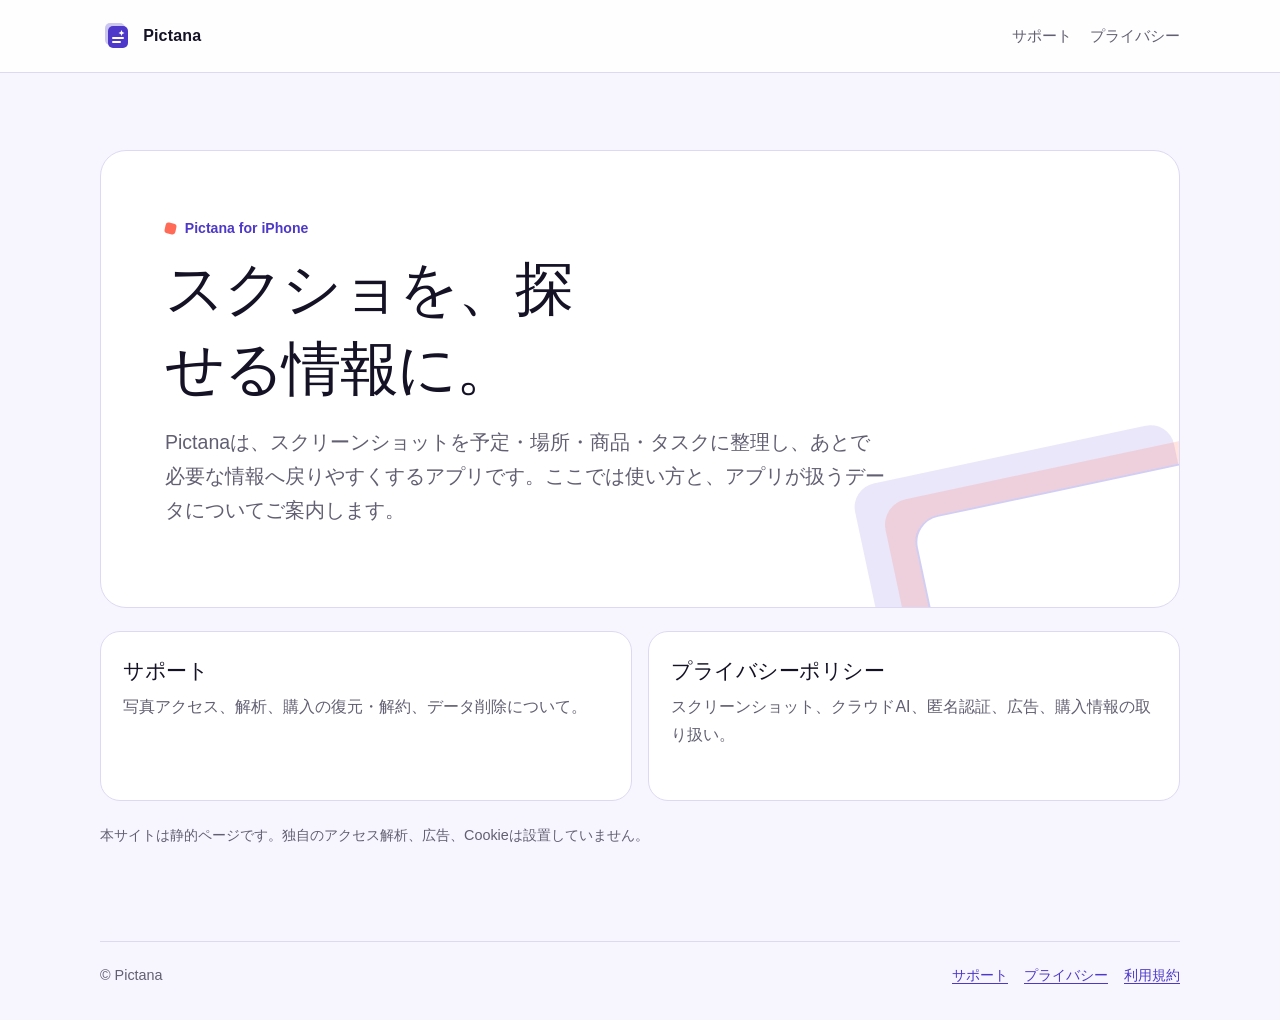
<file: index.html>
<!doctype html>
<html lang="ja">
<head>
  <meta charset="utf-8">
  <meta name="viewport" content="width=device-width, initial-scale=1">
  <meta name="theme-color" content="#f7f6ff">
  <meta name="description" content="Pictana iOSアプリのサポートとプライバシーポリシー。">
  <title>Pictana — サポート</title>
  <link rel="stylesheet" href="assets/site.css">
  <script defer src="config.js"></script>
  <script defer src="assets/site.js"></script>
</head>
<body>
  <a class="skip-link" href="#main">本文へ移動</a>
  <header class="topbar"><div class="topbar-inner">
    <a class="brand" href="./" aria-label="Pictana ホーム">
      <svg class="brand-mark" viewBox="0 0 32 32" fill="none" aria-hidden="true"><rect x="5" y="3" width="20" height="22" rx="5" fill="#4D38C9" opacity=".28"/><rect x="8" y="6" width="20" height="22" rx="5" fill="#4D38C9"/><path d="m21.5 10 .9 2.1 2.1.9-2.1.9-.9 2.1-.9-2.1-2.1-.9 2.1-.9.9-2.1Z" fill="white"/><path d="M13 18h10M13 22h7" stroke="white" stroke-width="2" stroke-linecap="round"/></svg>
      Pictana
    </a>
    <nav aria-label="メインナビゲーション"><a href="support/">サポート</a><a href="privacy/">プライバシー</a></nav>
  </div></header>
  <main id="main">
    <section class="hero"><div class="hero-content">
      <span class="hero-mark"><span class="spark" aria-hidden="true"></span>Pictana for iPhone</span>
      <h1>スクショを、探せる情報に。</h1>
      <p class="lede">Pictanaは、スクリーンショットを予定・場所・商品・タスクに整理し、あとで必要な情報へ戻りやすくするアプリです。ここでは使い方と、アプリが扱うデータについてご案内します。</p>
    </div></section>
    <section class="cards" aria-label="ご案内">
      <a class="card" href="support/"><h2>サポート</h2><p>写真アクセス、解析、購入の復元・解約、データ削除について。</p></a>
      <a class="card" href="privacy/"><h2>プライバシーポリシー</h2><p>スクリーンショット、クラウドAI、匿名認証、広告、購入情報の取り扱い。</p></a>
    </section>
    <p class="meta" style="margin-top:1.4rem">本サイトは静的ページです。独自のアクセス解析、広告、Cookieは設置していません。</p>
  </main>
  <footer><div class="footer-inner"><span>© Pictana</span><span class="footer-links"><a href="support/">サポート</a><a href="privacy/">プライバシー</a><a href="https://www.apple.com/legal/internet-services/itunes/dev/stdeula/">利用規約</a></span></div></footer>
</body>
</html>
</file>
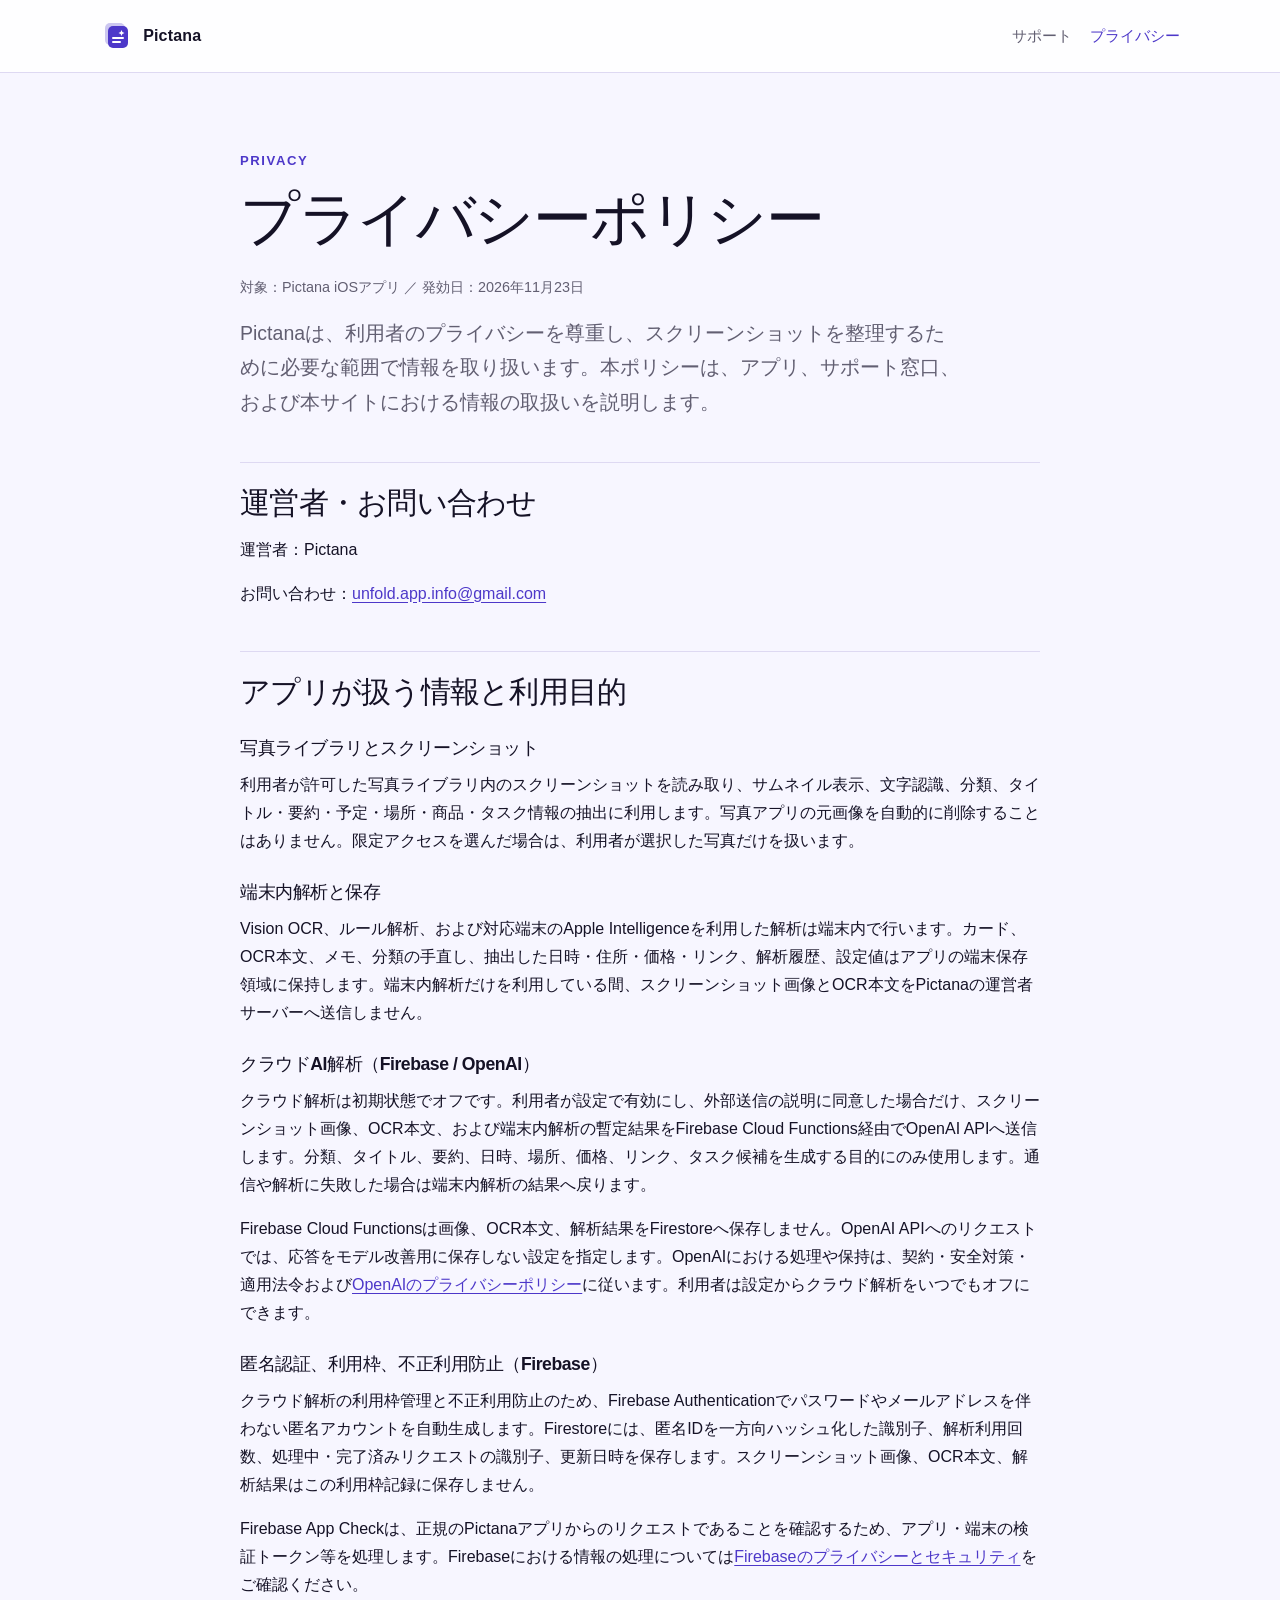
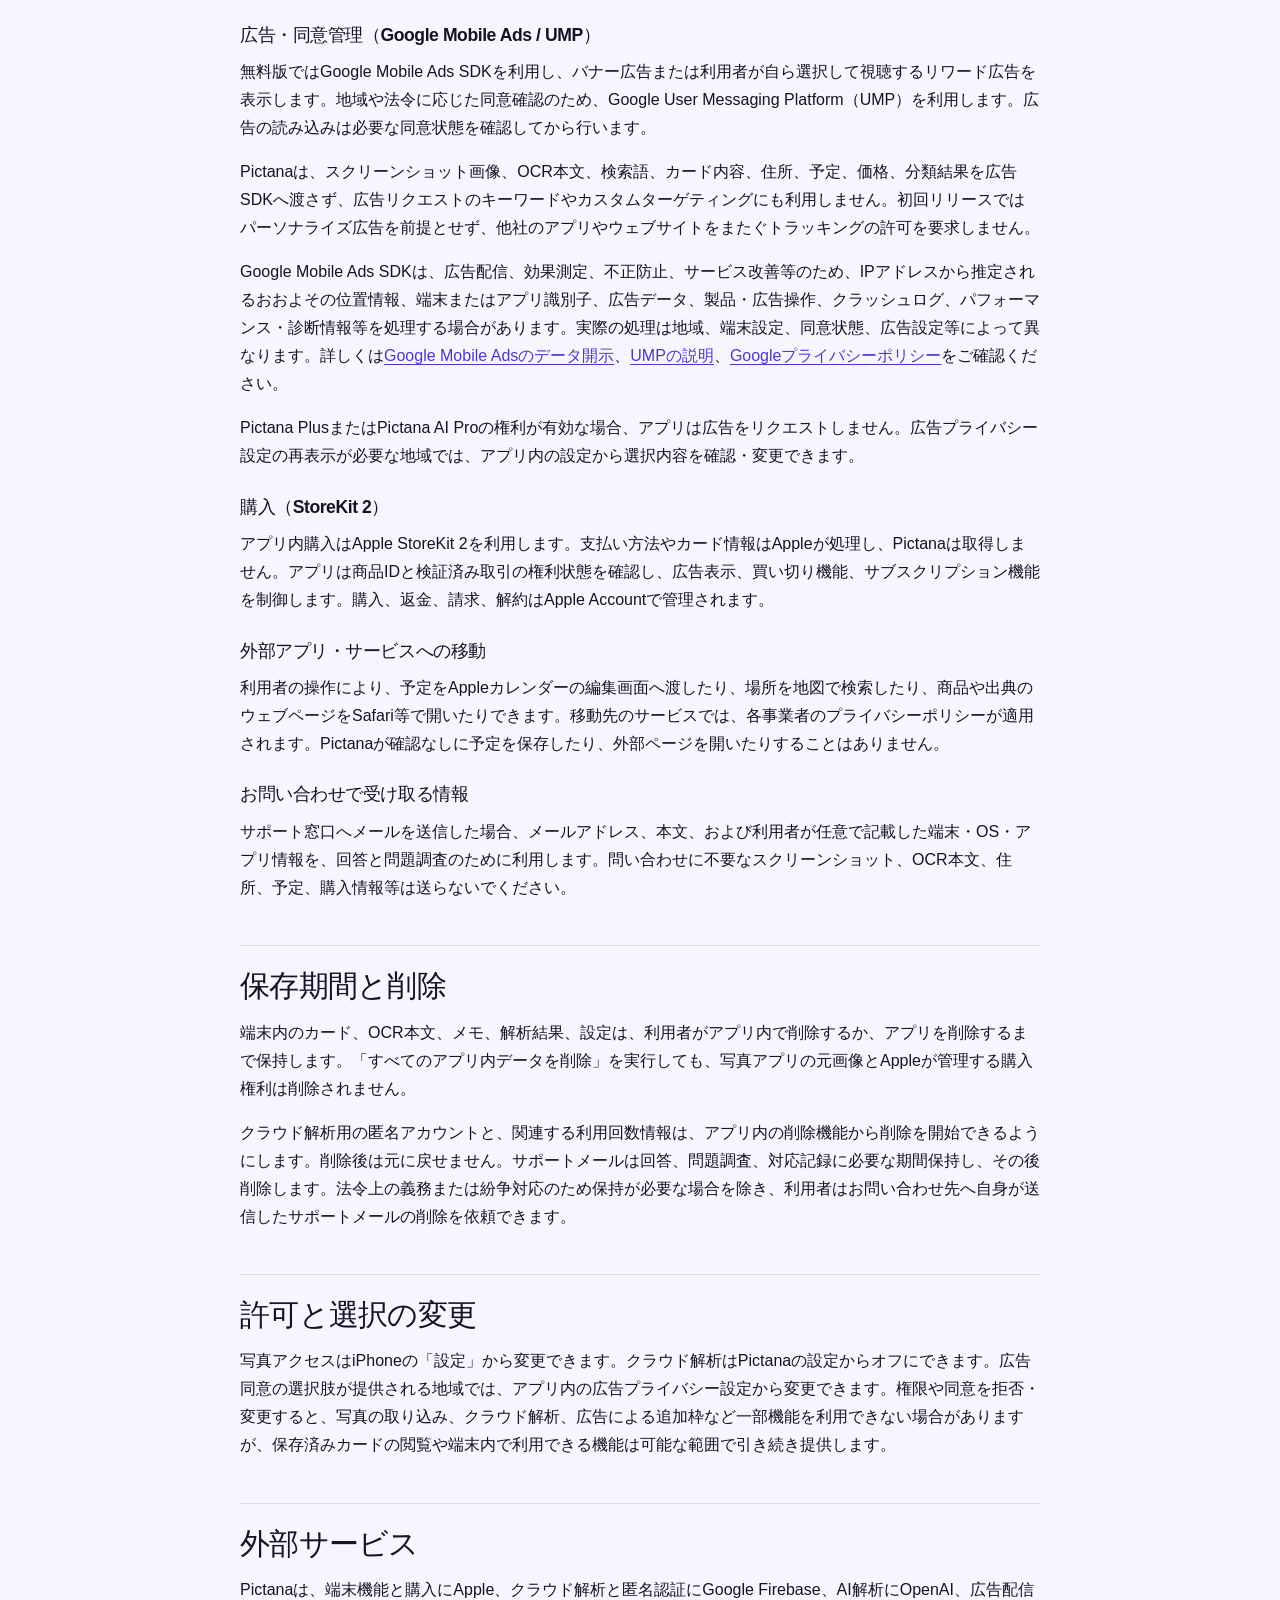
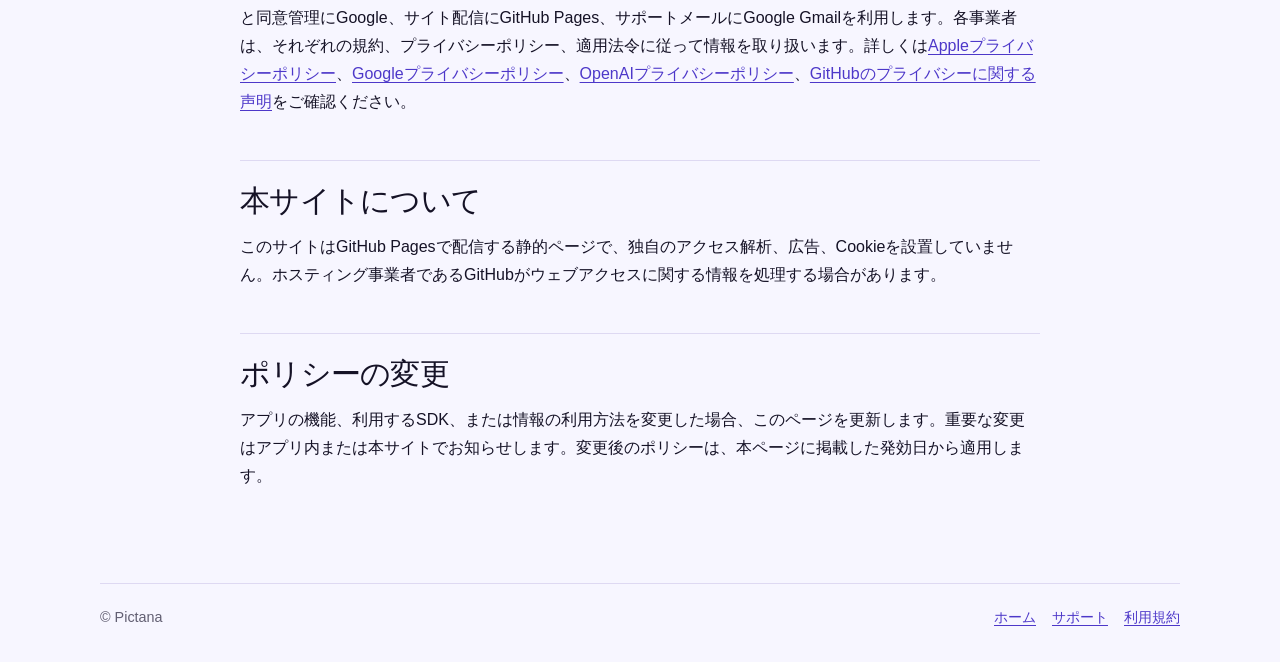
<file: privacy/index.html>
<!doctype html>
<html lang="ja">
<head>
  <meta charset="utf-8">
  <meta name="viewport" content="width=device-width, initial-scale=1">
  <meta name="description" content="Pictana iOSアプリのプライバシーポリシー。">
  <title>プライバシーポリシー — Pictana</title>
  <link rel="stylesheet" href="../assets/site.css">
  <script defer src="../config.js"></script>
  <script defer src="../assets/site.js"></script>
</head>
<body>
  <a class="skip-link" href="#main">本文へ移動</a>
  <header class="topbar"><div class="topbar-inner">
    <a class="brand" href="../"><svg class="brand-mark" viewBox="0 0 32 32" fill="none" aria-hidden="true"><rect x="5" y="3" width="20" height="22" rx="5" fill="#4D38C9" opacity=".28"/><rect x="8" y="6" width="20" height="22" rx="5" fill="#4D38C9"/><path d="m21.5 10 .9 2.1 2.1.9-2.1.9-.9 2.1-.9-2.1-2.1-.9 2.1-.9.9-2.1Z" fill="white"/><path d="M13 18h10M13 22h7" stroke="white" stroke-width="2" stroke-linecap="round"/></svg>Pictana</a>
    <nav aria-label="メインナビゲーション"><a href="../support/">サポート</a><a href="./" aria-current="page">プライバシー</a></nav>
  </div></header>
  <main id="main" class="content">
    <p class="eyebrow">Privacy</p>
    <h1>プライバシーポリシー</h1>
    <p class="meta">対象：Pictana iOSアプリ ／ 発効日：<span data-effective-date>2026年11月23日</span></p>
    <p class="lede">Pictanaは、利用者のプライバシーを尊重し、スクリーンショットを整理するために必要な範囲で情報を取り扱います。本ポリシーは、アプリ、サポート窓口、および本サイトにおける情報の取扱いを説明します。</p>

    <h2>運営者・お問い合わせ</h2>
    <p>運営者：<span data-operator>Pictana</span></p>
    <p>お問い合わせ：<span data-support-email><a href="mailto:unfold.app.info@gmail.com">unfold.app.info@gmail.com</a></span></p>

    <h2>アプリが扱う情報と利用目的</h2>
    <h3>写真ライブラリとスクリーンショット</h3>
    <p>利用者が許可した写真ライブラリ内のスクリーンショットを読み取り、サムネイル表示、文字認識、分類、タイトル・要約・予定・場所・商品・タスク情報の抽出に利用します。写真アプリの元画像を自動的に削除することはありません。限定アクセスを選んだ場合は、利用者が選択した写真だけを扱います。</p>

    <h3>端末内解析と保存</h3>
    <p>Vision OCR、ルール解析、および対応端末のApple Intelligenceを利用した解析は端末内で行います。カード、OCR本文、メモ、分類の手直し、抽出した日時・住所・価格・リンク、解析履歴、設定値はアプリの端末保存領域に保持します。端末内解析だけを利用している間、スクリーンショット画像とOCR本文をPictanaの運営者サーバーへ送信しません。</p>

    <h3>クラウドAI解析（Firebase / OpenAI）</h3>
    <p>クラウド解析は初期状態でオフです。利用者が設定で有効にし、外部送信の説明に同意した場合だけ、スクリーンショット画像、OCR本文、および端末内解析の暫定結果をFirebase Cloud Functions経由でOpenAI APIへ送信します。分類、タイトル、要約、日時、場所、価格、リンク、タスク候補を生成する目的にのみ使用します。通信や解析に失敗した場合は端末内解析の結果へ戻ります。</p>
    <p>Firebase Cloud Functionsは画像、OCR本文、解析結果をFirestoreへ保存しません。OpenAI APIへのリクエストでは、応答をモデル改善用に保存しない設定を指定します。OpenAIにおける処理や保持は、契約・安全対策・適用法令および<a href="https://openai.com/policies/privacy-policy/">OpenAIのプライバシーポリシー</a>に従います。利用者は設定からクラウド解析をいつでもオフにできます。</p>

    <h3>匿名認証、利用枠、不正利用防止（Firebase）</h3>
    <p>クラウド解析の利用枠管理と不正利用防止のため、Firebase Authenticationでパスワードやメールアドレスを伴わない匿名アカウントを自動生成します。Firestoreには、匿名IDを一方向ハッシュ化した識別子、解析利用回数、処理中・完了済みリクエストの識別子、更新日時を保存します。スクリーンショット画像、OCR本文、解析結果はこの利用枠記録に保存しません。</p>
    <p>Firebase App Checkは、正規のPictanaアプリからのリクエストであることを確認するため、アプリ・端末の検証トークン等を処理します。Firebaseにおける情報の処理については<a href="https://firebase.google.com/support/privacy">Firebaseのプライバシーとセキュリティ</a>をご確認ください。</p>

    <h3>広告・同意管理（Google Mobile Ads / UMP）</h3>
    <p>無料版ではGoogle Mobile Ads SDKを利用し、バナー広告または利用者が自ら選択して視聴するリワード広告を表示します。地域や法令に応じた同意確認のため、Google User Messaging Platform（UMP）を利用します。広告の読み込みは必要な同意状態を確認してから行います。</p>
    <p>Pictanaは、スクリーンショット画像、OCR本文、検索語、カード内容、住所、予定、価格、分類結果を広告SDKへ渡さず、広告リクエストのキーワードやカスタムターゲティングにも利用しません。初回リリースではパーソナライズ広告を前提とせず、他社のアプリやウェブサイトをまたぐトラッキングの許可を要求しません。</p>
    <p>Google Mobile Ads SDKは、広告配信、効果測定、不正防止、サービス改善等のため、IPアドレスから推定されるおおよその位置情報、端末またはアプリ識別子、広告データ、製品・広告操作、クラッシュログ、パフォーマンス・診断情報等を処理する場合があります。実際の処理は地域、端末設定、同意状態、広告設定等によって異なります。詳しくは<a href="https://developers.google.com/admob/ios/privacy/data-disclosure">Google Mobile Adsのデータ開示</a>、<a href="https://developers.google.com/admob/ios/privacy">UMPの説明</a>、<a href="https://policies.google.com/privacy">Googleプライバシーポリシー</a>をご確認ください。</p>
    <p>Pictana PlusまたはPictana AI Proの権利が有効な場合、アプリは広告をリクエストしません。広告プライバシー設定の再表示が必要な地域では、アプリ内の設定から選択内容を確認・変更できます。</p>

    <h3>購入（StoreKit 2）</h3>
    <p>アプリ内購入はApple StoreKit 2を利用します。支払い方法やカード情報はAppleが処理し、Pictanaは取得しません。アプリは商品IDと検証済み取引の権利状態を確認し、広告表示、買い切り機能、サブスクリプション機能を制御します。購入、返金、請求、解約はApple Accountで管理されます。</p>

    <h3>外部アプリ・サービスへの移動</h3>
    <p>利用者の操作により、予定をAppleカレンダーの編集画面へ渡したり、場所を地図で検索したり、商品や出典のウェブページをSafari等で開いたりできます。移動先のサービスでは、各事業者のプライバシーポリシーが適用されます。Pictanaが確認なしに予定を保存したり、外部ページを開いたりすることはありません。</p>

    <h3>お問い合わせで受け取る情報</h3>
    <p>サポート窓口へメールを送信した場合、メールアドレス、本文、および利用者が任意で記載した端末・OS・アプリ情報を、回答と問題調査のために利用します。問い合わせに不要なスクリーンショット、OCR本文、住所、予定、購入情報等は送らないでください。</p>

    <h2>保存期間と削除</h2>
    <p>端末内のカード、OCR本文、メモ、解析結果、設定は、利用者がアプリ内で削除するか、アプリを削除するまで保持します。「すべてのアプリ内データを削除」を実行しても、写真アプリの元画像とAppleが管理する購入権利は削除されません。</p>
    <p>クラウド解析用の匿名アカウントと、関連する利用回数情報は、アプリ内の削除機能から削除を開始できるようにします。削除後は元に戻せません。サポートメールは回答、問題調査、対応記録に必要な期間保持し、その後削除します。法令上の義務または紛争対応のため保持が必要な場合を除き、利用者はお問い合わせ先へ自身が送信したサポートメールの削除を依頼できます。</p>

    <h2>許可と選択の変更</h2>
    <p>写真アクセスはiPhoneの「設定」から変更できます。クラウド解析はPictanaの設定からオフにできます。広告同意の選択肢が提供される地域では、アプリ内の広告プライバシー設定から変更できます。権限や同意を拒否・変更すると、写真の取り込み、クラウド解析、広告による追加枠など一部機能を利用できない場合がありますが、保存済みカードの閲覧や端末内で利用できる機能は可能な範囲で引き続き提供します。</p>

    <h2>外部サービス</h2>
    <p>Pictanaは、端末機能と購入にApple、クラウド解析と匿名認証にGoogle Firebase、AI解析にOpenAI、広告配信と同意管理にGoogle、サイト配信にGitHub Pages、サポートメールにGoogle Gmailを利用します。各事業者は、それぞれの規約、プライバシーポリシー、適用法令に従って情報を取り扱います。詳しくは<a href="https://www.apple.com/legal/privacy/">Appleプライバシーポリシー</a>、<a href="https://policies.google.com/privacy">Googleプライバシーポリシー</a>、<a href="https://openai.com/policies/privacy-policy/">OpenAIプライバシーポリシー</a>、<a href="https://docs.github.com/ja/site-policy/privacy-policies/github-privacy-statement">GitHubのプライバシーに関する声明</a>をご確認ください。</p>

    <h2>本サイトについて</h2>
    <p>このサイトはGitHub Pagesで配信する静的ページで、独自のアクセス解析、広告、Cookieを設置していません。ホスティング事業者であるGitHubがウェブアクセスに関する情報を処理する場合があります。</p>

    <h2>ポリシーの変更</h2>
    <p>アプリの機能、利用するSDK、または情報の利用方法を変更した場合、このページを更新します。重要な変更はアプリ内または本サイトでお知らせします。変更後のポリシーは、本ページに掲載した発効日から適用します。</p>
  </main>
  <footer><div class="footer-inner"><span>© Pictana</span><span class="footer-links"><a href="../">ホーム</a><a href="../support/">サポート</a><a href="https://www.apple.com/legal/internet-services/itunes/dev/stdeula/">利用規約</a></span></div></footer>
</body>
</html>
</file>
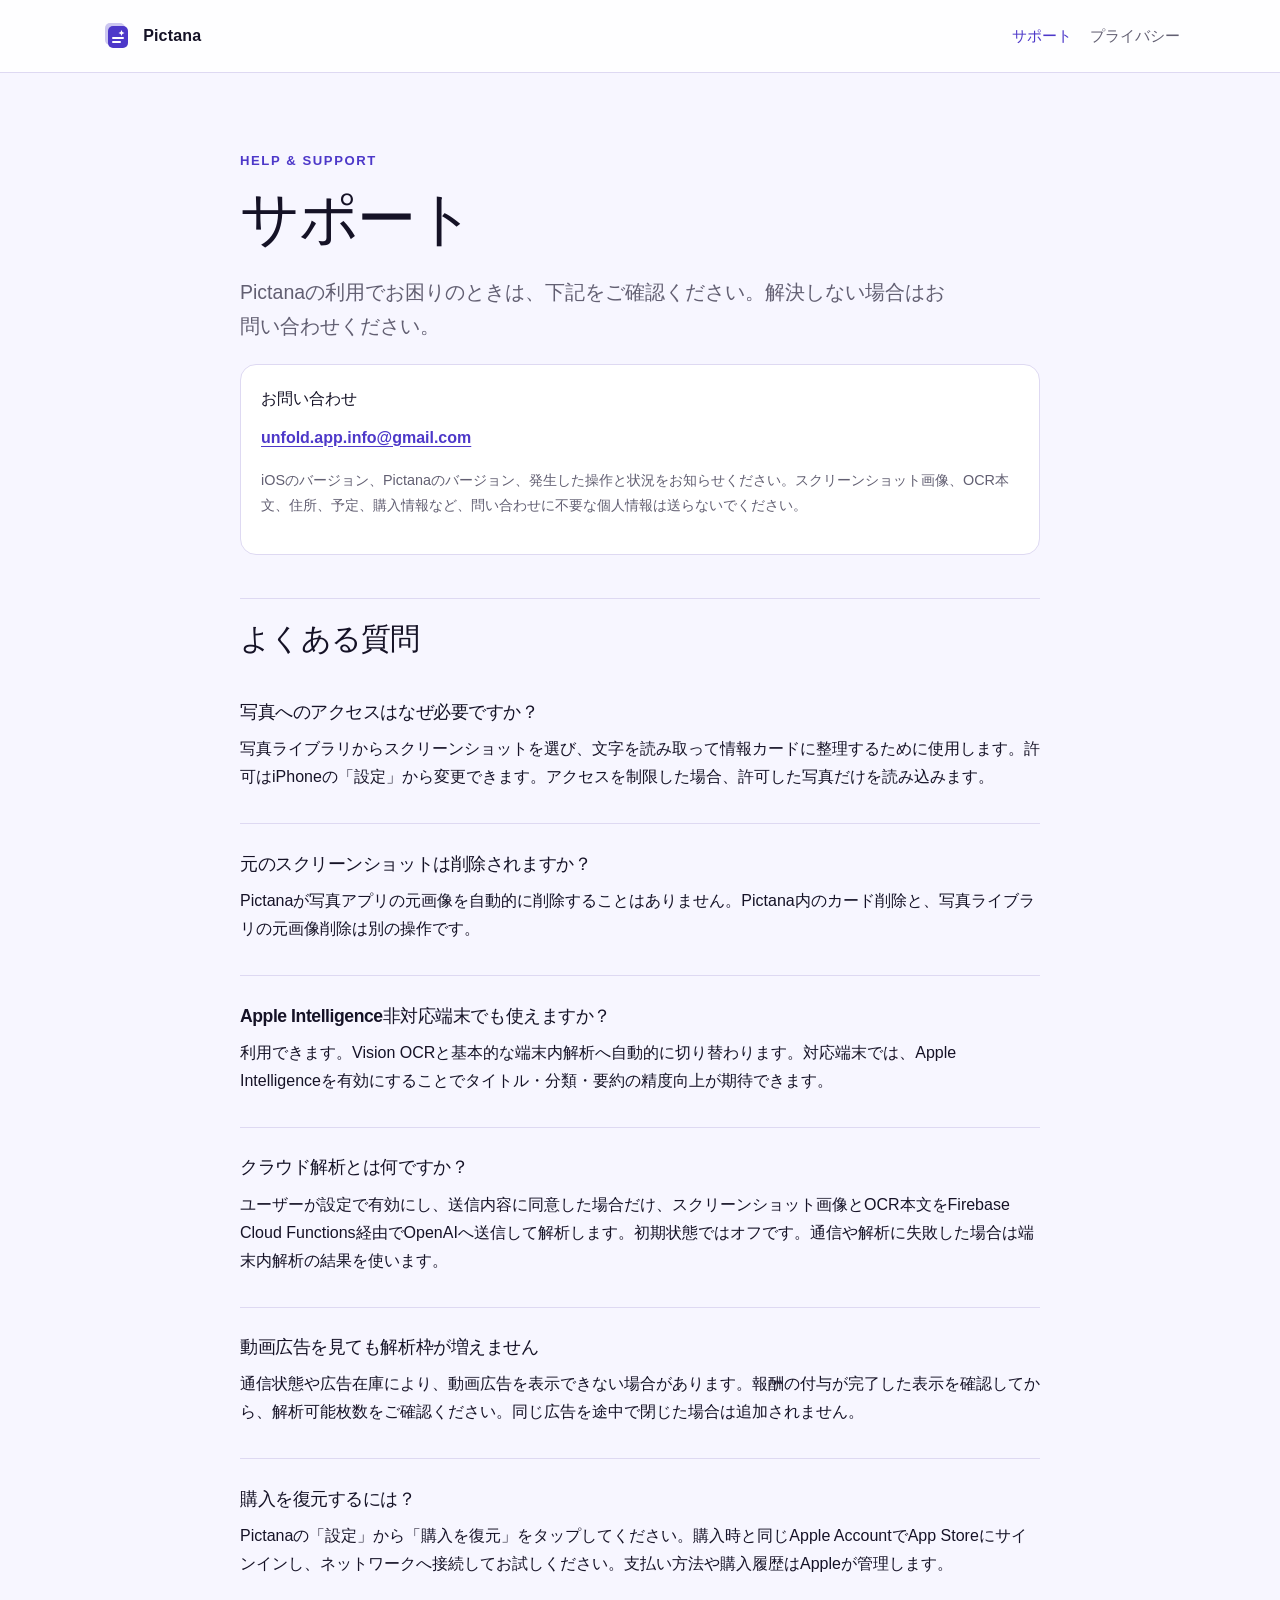
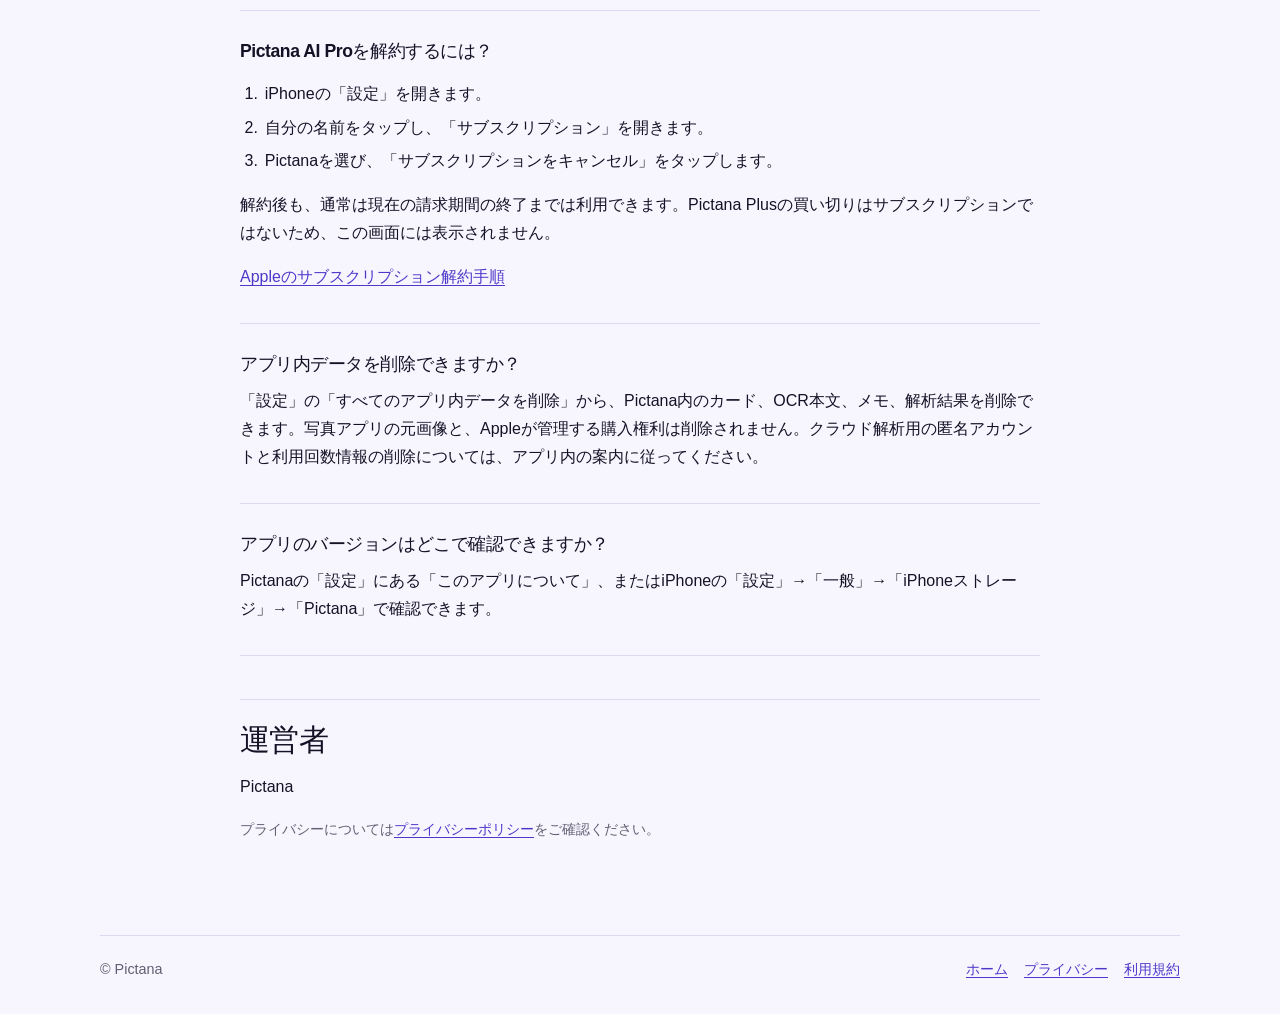
<file: support/index.html>
<!doctype html>
<html lang="ja">
<head>
  <meta charset="utf-8">
  <meta name="viewport" content="width=device-width, initial-scale=1">
  <meta name="description" content="Pictana iOSアプリの使い方とお問い合わせ先。">
  <title>サポート — Pictana</title>
  <link rel="stylesheet" href="../assets/site.css">
  <script defer src="../config.js"></script>
  <script defer src="../assets/site.js"></script>
</head>
<body>
  <a class="skip-link" href="#main">本文へ移動</a>
  <header class="topbar"><div class="topbar-inner">
    <a class="brand" href="../"><svg class="brand-mark" viewBox="0 0 32 32" fill="none" aria-hidden="true"><rect x="5" y="3" width="20" height="22" rx="5" fill="#4D38C9" opacity=".28"/><rect x="8" y="6" width="20" height="22" rx="5" fill="#4D38C9"/><path d="m21.5 10 .9 2.1 2.1.9-2.1.9-.9 2.1-.9-2.1-2.1-.9 2.1-.9.9-2.1Z" fill="white"/><path d="M13 18h10M13 22h7" stroke="white" stroke-width="2" stroke-linecap="round"/></svg>Pictana</a>
    <nav aria-label="メインナビゲーション"><a href="./" aria-current="page">サポート</a><a href="../privacy/">プライバシー</a></nav>
  </div></header>
  <main id="main" class="content">
    <p class="eyebrow">Help &amp; Support</p>
    <h1>サポート</h1>
    <p class="lede">Pictanaの利用でお困りのときは、下記をご確認ください。解決しない場合はお問い合わせください。</p>
    <div class="contact-box">
      <strong>お問い合わせ</strong>
      <p data-support-email><a href="mailto:unfold.app.info@gmail.com">unfold.app.info@gmail.com</a></p>
      <p class="meta">iOSのバージョン、Pictanaのバージョン、発生した操作と状況をお知らせください。スクリーンショット画像、OCR本文、住所、予定、購入情報など、問い合わせに不要な個人情報は送らないでください。</p>
    </div>

    <h2>よくある質問</h2>
    <section class="faq"><h3>写真へのアクセスはなぜ必要ですか？</h3><p>写真ライブラリからスクリーンショットを選び、文字を読み取って情報カードに整理するために使用します。許可はiPhoneの「設定」から変更できます。アクセスを制限した場合、許可した写真だけを読み込みます。</p></section>
    <section class="faq"><h3>元のスクリーンショットは削除されますか？</h3><p>Pictanaが写真アプリの元画像を自動的に削除することはありません。Pictana内のカード削除と、写真ライブラリの元画像削除は別の操作です。</p></section>
    <section class="faq"><h3>Apple Intelligence非対応端末でも使えますか？</h3><p>利用できます。Vision OCRと基本的な端末内解析へ自動的に切り替わります。対応端末では、Apple Intelligenceを有効にすることでタイトル・分類・要約の精度向上が期待できます。</p></section>
    <section class="faq"><h3>クラウド解析とは何ですか？</h3><p>ユーザーが設定で有効にし、送信内容に同意した場合だけ、スクリーンショット画像とOCR本文をFirebase Cloud Functions経由でOpenAIへ送信して解析します。初期状態ではオフです。通信や解析に失敗した場合は端末内解析の結果を使います。</p></section>
    <section class="faq"><h3>動画広告を見ても解析枠が増えません</h3><p>通信状態や広告在庫により、動画広告を表示できない場合があります。報酬の付与が完了した表示を確認してから、解析可能枚数をご確認ください。同じ広告を途中で閉じた場合は追加されません。</p></section>
    <section class="faq"><h3>購入を復元するには？</h3><p>Pictanaの「設定」から「購入を復元」をタップしてください。購入時と同じApple AccountでApp Storeにサインインし、ネットワークへ接続してお試しください。支払い方法や購入履歴はAppleが管理します。</p></section>
    <section class="faq"><h3>Pictana AI Proを解約するには？</h3><ol><li>iPhoneの「設定」を開きます。</li><li>自分の名前をタップし、「サブスクリプション」を開きます。</li><li>Pictanaを選び、「サブスクリプションをキャンセル」をタップします。</li></ol><p>解約後も、通常は現在の請求期間の終了までは利用できます。Pictana Plusの買い切りはサブスクリプションではないため、この画面には表示されません。</p><p><a href="https://support.apple.com/ja-jp/118428">Appleのサブスクリプション解約手順</a></p></section>
    <section class="faq"><h3>アプリ内データを削除できますか？</h3><p>「設定」の「すべてのアプリ内データを削除」から、Pictana内のカード、OCR本文、メモ、解析結果を削除できます。写真アプリの元画像と、Appleが管理する購入権利は削除されません。クラウド解析用の匿名アカウントと利用回数情報の削除については、アプリ内の案内に従ってください。</p></section>
    <section class="faq"><h3>アプリのバージョンはどこで確認できますか？</h3><p>Pictanaの「設定」にある「このアプリについて」、またはiPhoneの「設定」→「一般」→「iPhoneストレージ」→「Pictana」で確認できます。</p></section>

    <h2>運営者</h2>
    <p data-operator>Pictana</p>
    <p class="meta">プライバシーについては<a href="../privacy/">プライバシーポリシー</a>をご確認ください。</p>
  </main>
  <footer><div class="footer-inner"><span>© Pictana</span><span class="footer-links"><a href="../">ホーム</a><a href="../privacy/">プライバシー</a><a href="https://www.apple.com/legal/internet-services/itunes/dev/stdeula/">利用規約</a></span></div></footer>
</body>
</html>
</file>
<file: assets/site.css>
:root {
  color-scheme: light dark;
  --ink: #151226;
  --muted: #625f72;
  --paper: #f7f6ff;
  --surface: #ffffff;
  --line: #ded9f2;
  --primary: #4d38c9;
  --primary-dark: #3827a3;
  --coral: #ff6b57;
  --soft: #ece8ff;
  --notice: #fff1ed;
  --notice-ink: #692719;
  font-family: -apple-system, BlinkMacSystemFont, "Hiragino Sans", "Yu Gothic UI", Meiryo, sans-serif;
  font-synthesis: none;
  text-rendering: optimizeLegibility;
}

@media (prefers-color-scheme: dark) {
  :root {
    --ink: #f3f0ff;
    --muted: #bbb5d0;
    --paper: #0e0c1c;
    --surface: #18152b;
    --line: #393250;
    --primary: #a99bff;
    --primary-dark: #c3b9ff;
    --coral: #ff8d7e;
    --soft: #261f4a;
    --notice: #45231f;
    --notice-ink: #ffd4cc;
  }
}

* { box-sizing: border-box; }
html { scroll-behavior: smooth; }
body { margin: 0; background: var(--paper); color: var(--ink); font-size: 16px; line-height: 1.75; }
a { color: var(--primary); text-underline-offset: .2em; }
a:hover { color: var(--primary-dark); }
a:focus-visible { outline: 3px solid var(--coral); outline-offset: 3px; border-radius: 4px; }
.skip-link { position: absolute; left: -9999px; top: 1rem; z-index: 10; padding: .65rem 1rem; background: var(--surface); }
.skip-link:focus { left: 1rem; }
.topbar { border-bottom: 1px solid var(--line); background: color-mix(in srgb, var(--surface) 92%, transparent); }
.topbar-inner, main, footer { width: min(100% - 2rem, 1080px); margin-inline: auto; }
.topbar-inner { display: flex; min-height: 72px; align-items: center; justify-content: space-between; gap: 1rem; }
.brand { display: inline-flex; align-items: center; gap: .7rem; color: var(--ink); font-weight: 780; letter-spacing: .01em; text-decoration: none; }
.brand-mark { width: 32px; height: 32px; }
nav { display: flex; flex-wrap: wrap; gap: 1.1rem; }
nav a { color: var(--muted); font-size: .94rem; font-weight: 680; text-decoration: none; }
nav a[aria-current="page"] { color: var(--primary); }
main { padding-block: clamp(2.2rem, 6vw, 5rem); }
.eyebrow { margin: 0 0 .4rem; color: var(--primary); font-size: .82rem; font-weight: 780; letter-spacing: .12em; text-transform: uppercase; }
h1, h2, h3 { line-height: 1.35; letter-spacing: -.025em; }
h1 { margin: .4rem 0 1rem; font-size: clamp(2rem, 5vw, 3.7rem); }
h2 { margin: 2.7rem 0 .8rem; font-size: clamp(1.35rem, 3vw, 1.85rem); }
h3 { margin: 1.6rem 0 .45rem; font-size: 1.1rem; }
p { margin: .65rem 0 1rem; }
.lede { max-width: 45rem; color: var(--muted); font-size: clamp(1.05rem, 2vw, 1.22rem); }
.hero { position: relative; overflow: hidden; padding: clamp(1.6rem, 5vw, 4rem); border: 1px solid var(--line); border-radius: 26px; background: var(--surface); }
.hero::after { position: absolute; right: -90px; bottom: -150px; width: 330px; height: 270px; border: 2px solid color-mix(in srgb, var(--primary) 25%, transparent); border-radius: 28px; box-shadow: -28px -24px 0 -2px color-mix(in srgb, var(--coral) 18%, transparent), -56px -48px 0 -4px color-mix(in srgb, var(--primary) 12%, transparent); content: ""; transform: rotate(-12deg); pointer-events: none; }
.hero-content { position: relative; z-index: 1; max-width: 48rem; }
.hero h1 { max-width: 13ch; }
.hero-mark { display: inline-flex; align-items: center; gap: .55rem; color: var(--primary); font-size: .88rem; font-weight: 750; }
.spark { display: inline-block; width: 11px; height: 11px; border-radius: 3px; background: var(--coral); transform: rotate(12deg); }
.cards { display: grid; grid-template-columns: repeat(2, minmax(0, 1fr)); gap: 1rem; margin-top: 1.4rem; }
.card { display: block; min-height: 170px; padding: 1.4rem; border: 1px solid var(--line); border-radius: 20px; background: var(--surface); color: var(--ink); text-decoration: none; transition: transform .18s ease, border-color .18s ease; }
.card:hover { border-color: var(--primary); transform: translateY(-2px); }
.card h2 { margin: .2rem 0 .5rem; font-size: 1.3rem; }
.card p { margin: 0; color: var(--muted); }
.content { max-width: 800px; }
.content h1 { max-width: 18ch; }
.content h2 { padding-top: 1.25rem; border-top: 1px solid var(--line); }
.content ul, .content ol { padding-left: 1.4rem; }
.content li { margin: .35rem 0; padding-left: .15rem; }
.callout { margin: 1.4rem 0; padding: 1rem 1.15rem; border-left: 4px solid var(--coral); border-radius: 0 12px 12px 0; background: var(--notice); color: var(--notice-ink); }
.contact-box { margin-top: 1.3rem; padding: 1.25rem; overflow-wrap: anywhere; border: 1px solid var(--line); border-radius: 16px; background: var(--surface); }
.contact-box a { font-weight: 720; }
.meta { color: var(--muted); font-size: .9rem; }
.faq { padding: .2rem 0 1rem; border-bottom: 1px solid var(--line); }
.faq h3 { margin-bottom: .3rem; }
footer { padding-block: 1.3rem 2rem; border-top: 1px solid var(--line); color: var(--muted); font-size: .9rem; }
.footer-inner { display: flex; flex-wrap: wrap; align-items: center; justify-content: space-between; gap: .7rem; }
.footer-links { display: flex; flex-wrap: wrap; gap: 1rem; }

@media (max-width: 600px) {
  .topbar-inner, main, footer { width: min(100% - 1.25rem, 1080px); }
  .topbar-inner { min-height: 64px; align-items: flex-start; flex-direction: column; padding-block: .75rem; gap: .45rem; }
  nav { gap: 1rem; }
  .cards { grid-template-columns: 1fr; }
  .card { min-height: auto; }
  .hero { border-radius: 20px; }
}

@media (prefers-reduced-motion: reduce) {
  html { scroll-behavior: auto; }
  *, *::before, *::after { transition-duration: .01ms !important; animation-duration: .01ms !important; }
}
</file>
